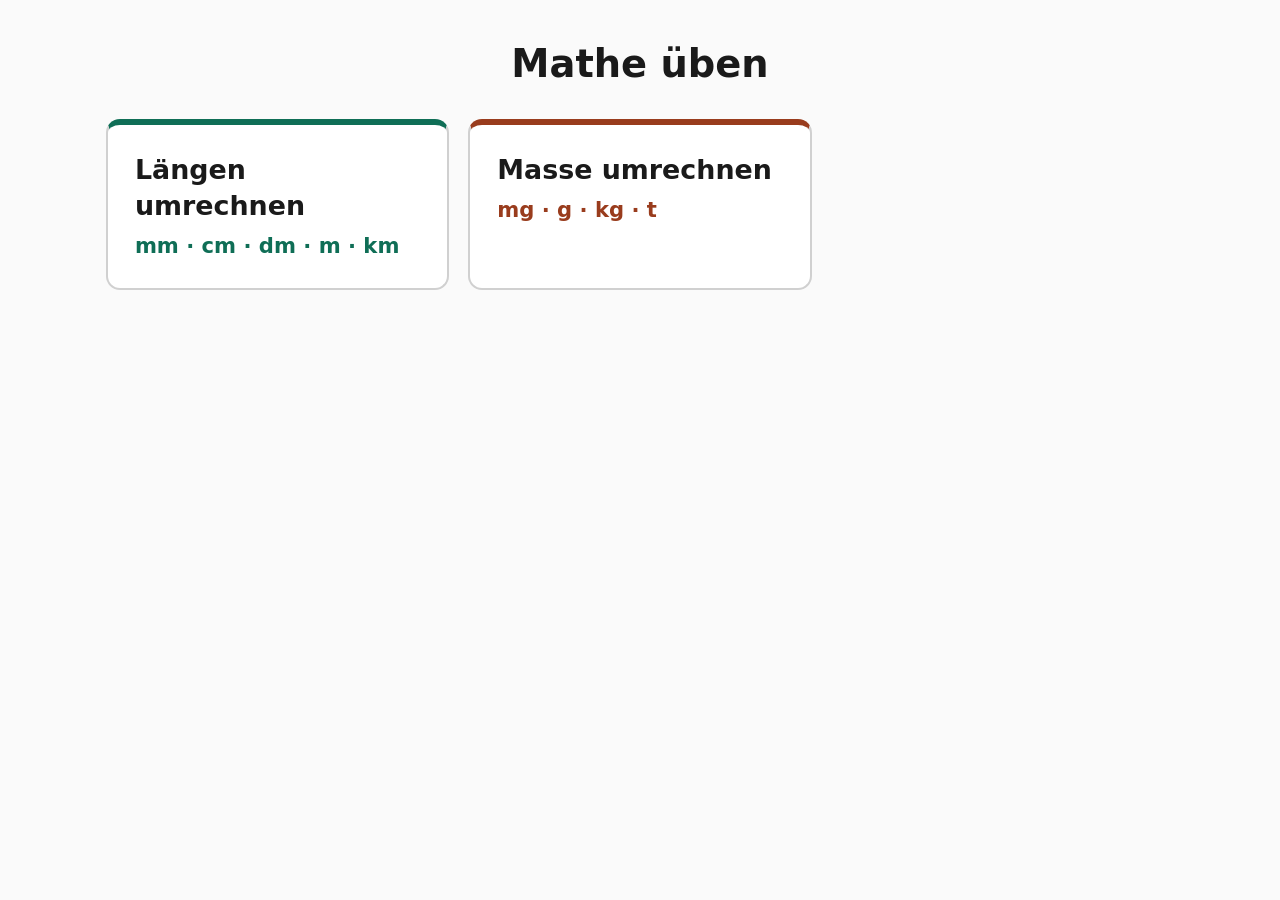
<file: index.html>
<!DOCTYPE html>
<html lang="de">
<head>
<meta charset="utf-8">
<meta name="viewport" content="width=device-width, initial-scale=1">
<title>Mathe üben</title>
<link rel="stylesheet" href="vorlage/design.css">
</head>
<body>
<main class="start">
  <h1>Mathe üben</h1>
  <div class="kacheln" id="kacheln"></div>
</main>

<script src="themen/liste.js"></script>
<script>
  // Jede Übung aus themen/liste.js laden und ihre Daten sammeln
  window.KACHELN = [];
  window.UEBUNGEN.forEach(function (id) {
    document.write('<script src="themen/' + id + '.js"><\/script>' +
                   '<script>KACHELN.push(window.THEMA);<\/script>');
  });
</script>
<script>
  // Kacheln zeichnen, jede in der Farbe ihrer Übung
  KACHELN.forEach(function (t) {
    var a = document.createElement("a");
    a.className = "kachel";
    a.href = t.id + "/";
    if (t.farbe) a.style.setProperty("--akzent", t.farbe);
    var b = document.createElement("b");
    b.textContent = t.titel;
    a.appendChild(b);
    if (t.untertitel) {
      var s = document.createElement("span");
      s.textContent = t.untertitel;
      a.appendChild(s);
    }
    document.getElementById("kacheln").appendChild(a);
  });
</script>
</body>
</html>
</file>
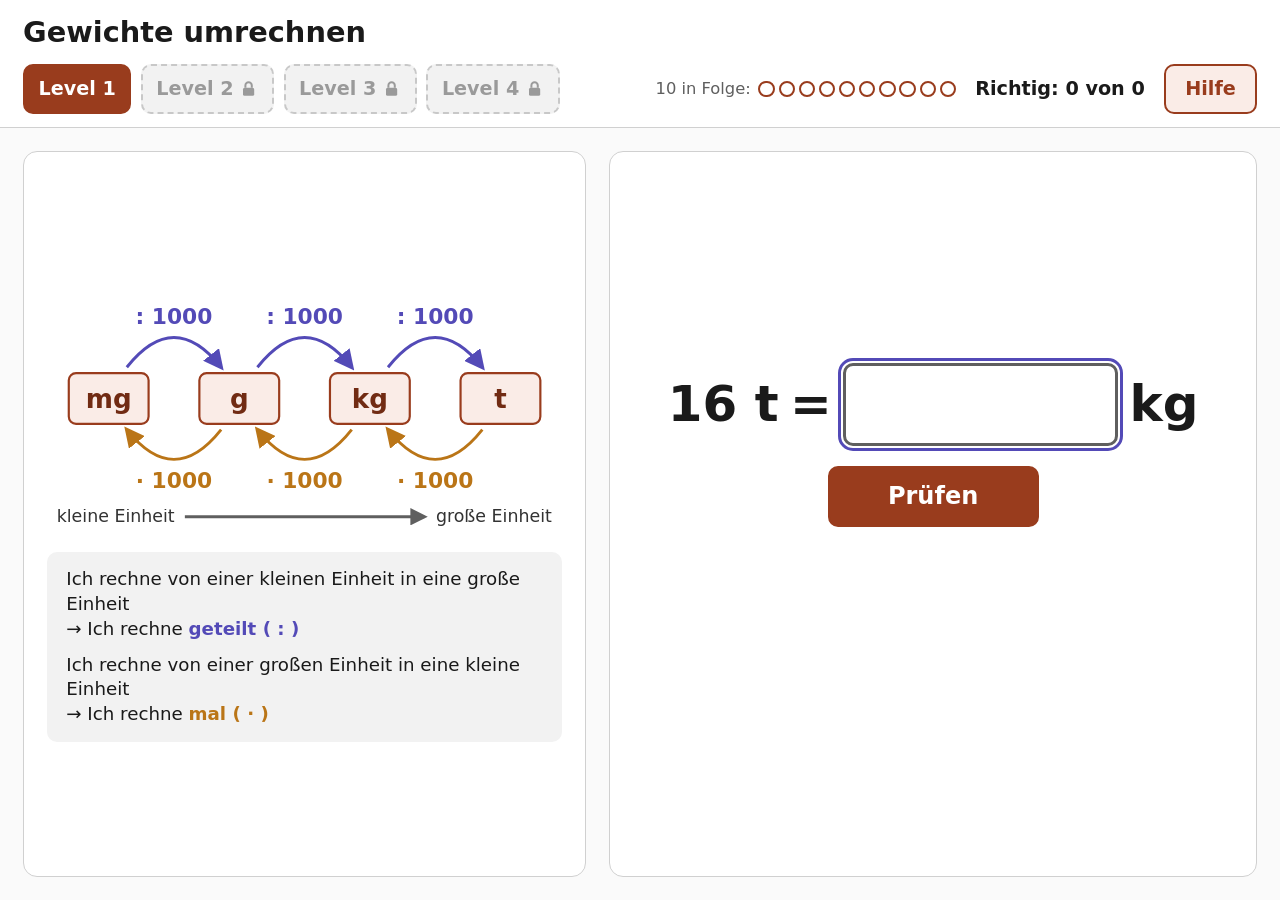
<file: gewichte/index.html>
<!DOCTYPE html>
<html lang="de">
<head>
<meta charset="utf-8">
<meta name="viewport" content="width=device-width, initial-scale=1">
<title>Gewichte umrechnen</title>
<link rel="stylesheet" href="../vorlage/design.css">
</head>
<body>
<noscript>Bitte JavaScript einschalten.</noscript>
<script src="../themen/gewichte.js"></script>
<script src="../vorlage/uebung.js"></script>
</body>
</html>
</file>
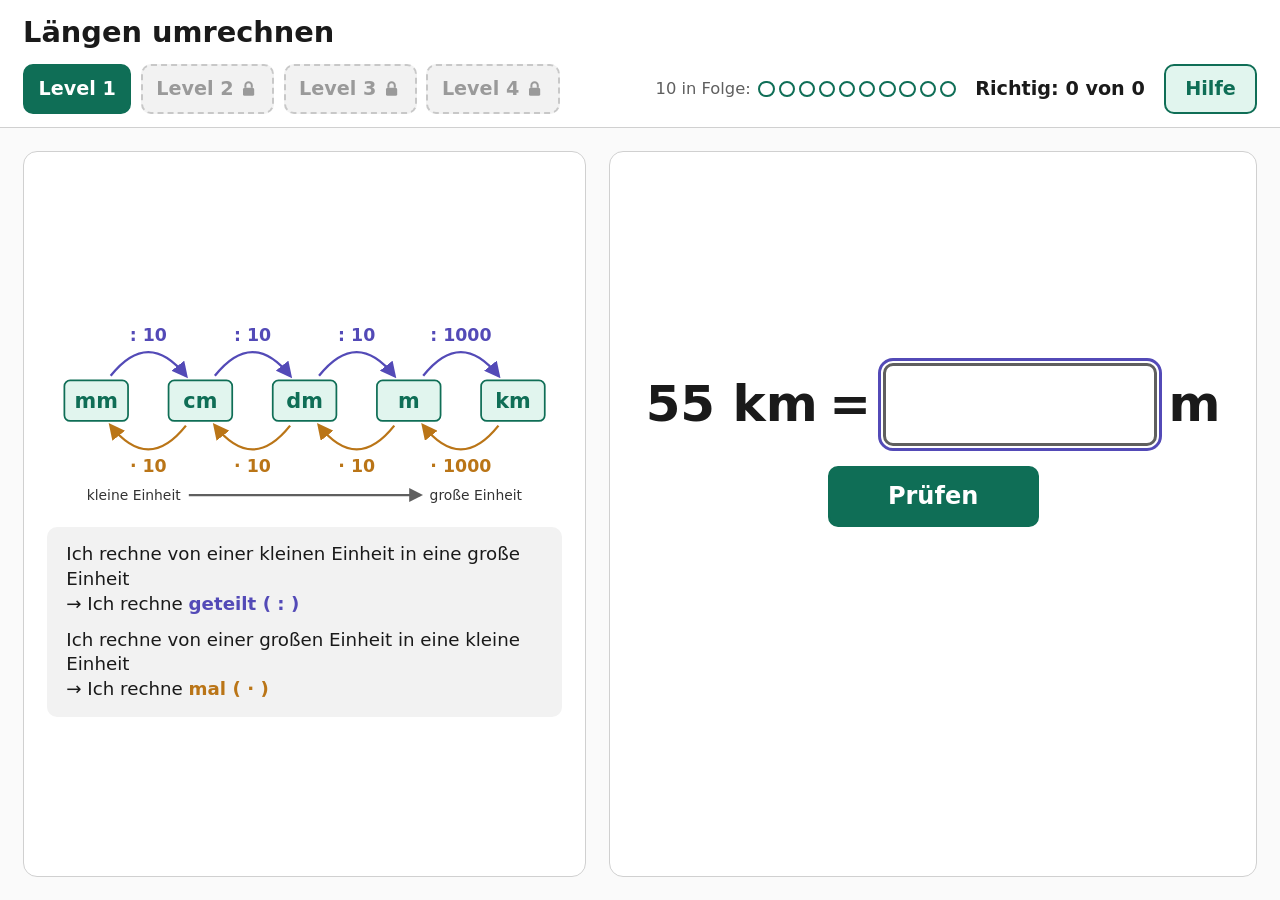
<file: laengen/index.html>
<!DOCTYPE html>
<html lang="de">
<head>
<meta charset="utf-8">
<meta name="viewport" content="width=device-width, initial-scale=1">
<title>Längen umrechnen</title>
<link rel="stylesheet" href="../vorlage/design.css">
</head>
<body>
<noscript>Bitte JavaScript einschalten.</noscript>
<script src="../themen/laengen.js"></script>
<script src="../vorlage/uebung.js"></script>
</body>
</html>
</file>
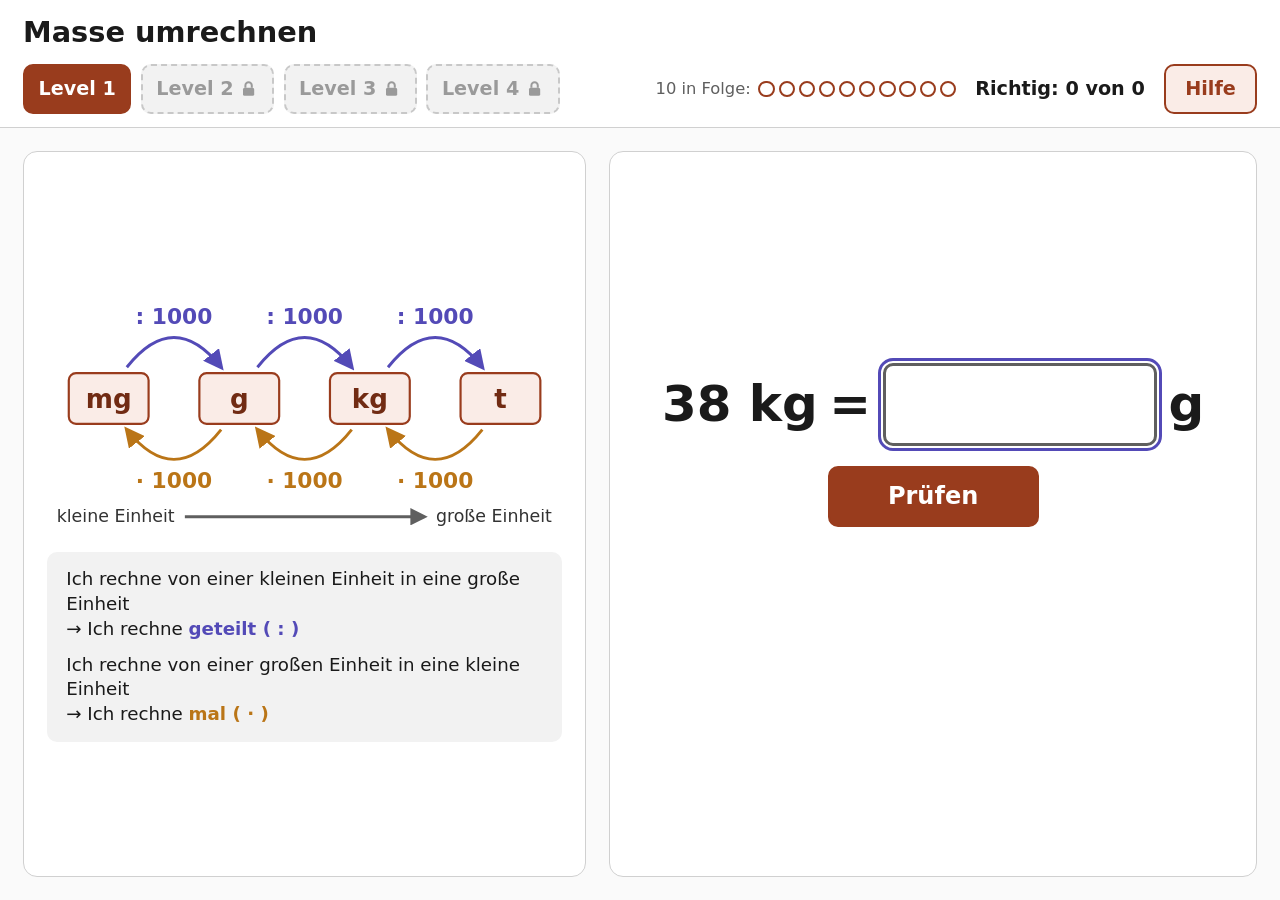
<file: masse/index.html>
<!DOCTYPE html>
<html lang="de">
<head>
<meta charset="utf-8">
<meta name="viewport" content="width=device-width, initial-scale=1">
<title>Masse umrechnen</title>
<link rel="stylesheet" href="../vorlage/design.css">
</head>
<body>
<noscript>Bitte JavaScript einschalten.</noscript>
<script src="../themen/masse.js"></script>
<script src="../vorlage/uebung.js"></script>
</body>
</html>
</file>
<file: vorlage/design.css>
/* =============================================================
   Gemeinsames Design für alle Übungen.
   Änderungen hier gelten für jedes Thema.
   ============================================================= */

:root {
  --lila: #534AB7;
  --orange: #BA7517;
  /* Akzentfarbe: wird pro Übung gesetzt (farbe in themen/*.js) */
  --akzent: #0F6E56;
  --akzent-hell: #E1F5EE;
  --text: #1a1a1a;
  --grau: #5f5f5f;
  --grau-hell: #f2f2f2;
  --linie: #d0d0d0;
  --hintergrund: #fafafa;
}

* { box-sizing: border-box; }
[hidden] { display: none !important; }

/* Schrift wächst mit dem Bildschirm (Laptop bis Beamer) */
html {
  height: 100%;
  font-size: clamp(15px, min(1.5vw, 2.45vh), 26px);
}

body {
  margin: 0;
  height: 100%;
  display: flex;
  flex-direction: column;
  background: var(--hintergrund);
  color: var(--text);
  font-family: system-ui, -apple-system, "Segoe UI", Roboto, Arial, sans-serif;
  line-height: 1.35;
}

button {
  font: inherit;
  cursor: pointer;
  border-radius: 10px;
  min-height: 2.6rem;
  padding: 0.3rem 1rem;
  border: 2px solid var(--grau);
  background: #fff;
  color: var(--text);
}
button:focus-visible, input:focus-visible, a:focus-visible {
  outline: 3px solid var(--lila);
  outline-offset: 2px;
}
.primaer {
  background: var(--akzent);
  border-color: var(--akzent);
  color: #fff;
  font-weight: 700;
}

/* ---------- Kopfzeile ---------- */

.kopf {
  display: flex;
  flex-wrap: wrap;
  align-items: center;
  gap: 0.6rem 1rem;
  padding: 0.7rem 1.2rem;
  background: #fff;
  border-bottom: 1px solid var(--linie);
}
/* Zeile 1: Titel. Zeile 2: links Level, rechts Fortschritt und Hilfe */
.kopf h1 {
  width: 100%;
  margin: 0;
  font-size: 1.5rem;
}
.level-reihe {
  display: flex;
  gap: 0.5rem;
}
.level-knopf {
  display: inline-flex;
  align-items: center;
  gap: 0.3rem;
  padding: 0.3rem 0.7rem;
  font-weight: 700;
  white-space: nowrap;
}
.level-knopf[aria-pressed="true"] {
  background: var(--akzent);
  border-color: var(--akzent);
  color: #fff;
}
.level-knopf:disabled {
  cursor: not-allowed;
  color: #9a9a9a;
  border-color: #c8c8c8;
  border-style: dashed;
  background: var(--grau-hell);
}
.level-knopf svg { width: 1rem; height: 1rem; }

.kopf-rechts {
  margin-left: auto;
  display: flex;
  flex-wrap: wrap;
  align-items: center;
  gap: 0.6rem 1rem;
}
.serie {
  display: flex;
  align-items: center;
  gap: 0.4rem;
  color: var(--grau);
  font-size: 0.85rem;
}
.punkte-reihe { display: flex; gap: 0.2rem; }
.punkt {
  width: 0.85rem;
  height: 0.85rem;
  border-radius: 50%;
  border: 2px solid var(--akzent);
  background: #fff;
}
.punkt.voll { background: var(--akzent); }
.punkte-zahl { font-weight: 700; color: var(--akzent); }
.stand { font-weight: 700; }
#hilfeKnopf { font-weight: 700; }
#hilfeKnopf[aria-pressed="true"] {
  background: var(--akzent-hell);
  border-color: var(--akzent);
  color: var(--akzent);
}

/* ---------- Inhalt: zwei Spalten ---------- */

.inhalt {
  flex: 1;
  min-height: 0;
  width: 100%;
  max-width: 1600px;
  margin: 0 auto;
  padding: 1.2rem;
  display: grid;
  grid-template-columns: minmax(0, 1fr) minmax(0, 1.15fr);
  gap: 1.2rem;
}
.inhalt.ohne-hilfe { grid-template-columns: minmax(0, 1fr); }
.inhalt.ohne-hilfe .hilfe { display: none; }

.karte {
  min-height: 0;
  overflow: auto;
  background: #fff;
  border: 1px solid var(--linie);
  border-radius: 14px;
  padding: 1.2rem;
}

/* Hilfe */
.hilfe {
  display: flex;
  flex-direction: column;
  justify-content: center;
  gap: 1rem;
}
.hilfe svg {
  display: block;
  width: 100%;
  height: auto;
  max-height: 42vh;
}
.merksatz {
  padding: 0.8rem 1rem;
  background: var(--grau-hell);
  border-radius: 10px;
  font-size: 0.95rem;
}
.merksatz p { margin: 0; }
.merksatz p + p { margin-top: 0.6rem; }
.lila { color: var(--lila); font-weight: 700; }
.orange { color: var(--orange); font-weight: 700; }

/* Aufgabe */
.aufgabe-karte {
  display: flex;
  flex-direction: column;
  justify-content: center;
  gap: 1rem;
}
.aufgabe {
  display: flex;
  flex-wrap: wrap;
  align-items: center;
  justify-content: center;
  gap: 0.6rem;
  font-size: 2.6rem;
  font-weight: 700;
}
.wort { white-space: nowrap; }
#eingabe {
  font: inherit;
  width: 5.5em;
  padding: 0.1em 0.3em;
  text-align: center;
  border: 3px solid var(--grau);
  border-radius: 10px;
  background: #fff;
  color: var(--text);
}
#eingabe[readonly] { background: var(--grau-hell); }

.knopf-reihe { display: flex; justify-content: center; }
#pruefKnopf {
  min-width: 11rem;
  min-height: 3.2rem;
  font-size: 1.25rem;
}

/* Mehrfachauswahl */
.mc-hinweis {
  margin: -0.4rem 0 0.8rem;
  text-align: center;
  color: var(--grau);
}
.mc-liste {
  display: grid;
  grid-template-columns: 1fr 1fr;
  gap: 0.6rem;
}
.mc-option {
  display: flex;
  align-items: center;
  gap: 0.7rem;
  min-height: 3.4rem;
  padding: 0.5rem 0.9rem;
  border: 2px solid var(--linie);
  border-radius: 12px;
  background: var(--grau-hell);
  font-size: 1.4rem;
  font-weight: 700;
  cursor: pointer;
}
.mc-option input {
  flex: none;
  width: 1.4rem;
  height: 1.4rem;
  margin: 0;
  accent-color: var(--akzent);
  cursor: pointer;
}
.mc-option.gewaehlt { border-color: var(--akzent); background: #fff; }
.mc-option .zeichen { margin-left: auto; }
.mc-option.wahr { border-color: var(--akzent); background: var(--akzent-hell); }
.mc-option.wahr .zeichen { color: var(--akzent); }
.mc-option.unwahr { color: var(--grau); }
.mc-option.geprueft { cursor: default; }

/* Rückmeldung: feste Mindesthöhe, damit nichts springt */
#rueckmeldung {
  min-height: 6.2rem;
  display: flex;
  flex-direction: column;
  justify-content: center;
  padding: 0.6rem 1rem;
  border: 2px solid transparent;
  border-radius: 10px;
  font-size: 1.15rem;
  text-align: center;
}
#rueckmeldung.richtig {
  background: var(--akzent-hell);
  border-color: var(--akzent);
  color: var(--akzent);
  font-weight: 700;
  font-size: 1.6rem;
}
#rueckmeldung.falsch {
  background: var(--grau-hell);
  border-color: var(--linie);
}
#rueckmeldung.hinweis { color: var(--grau); }
.rechnung {
  display: block;
  margin-top: 0.3rem;
  font-size: 1.3rem;
  font-weight: 700;
}

/* ---------- Erfolg: Fenster über der Seite ---------- */

.erfolg-hintergrund {
  position: fixed;
  inset: 0;
  display: flex;
  align-items: center;
  justify-content: center;
  padding: 16px;
  background: rgba(0, 0, 0, 0.35);
}
.erfolg-fenster {
  max-width: 34rem;
  padding: 2rem;
  border: 3px solid var(--akzent);
  border-radius: 16px;
  background: var(--akzent-hell);
  color: var(--akzent);
  text-align: center;
  font-size: 1.6rem;
  font-weight: 700;
}
.erfolg-fenster p { margin: 0 0 1.2rem; }
.erfolg-knoepfe {
  display: flex;
  flex-wrap: wrap;
  justify-content: center;
  gap: 0.8rem;
  font-size: 1.1rem;
}
.erfolg-knoepfe button { min-height: 3rem; }

/* ---------- Startseite ---------- */

.start {
  width: 100%;
  max-width: 1100px;
  margin: 0 auto;
  padding: 2rem 16px;
}
.start h1 { margin: 0 0 1.5rem; font-size: 2rem; text-align: center; }
.kacheln {
  display: grid;
  grid-template-columns: repeat(auto-fill, minmax(15rem, 1fr));
  gap: 1rem;
}
.kachel {
  display: block;
  padding: 1.4rem;
  background: #fff;
  border: 2px solid var(--linie);
  border-radius: 14px;
  color: var(--text);
  text-decoration: none;
}
.kachel { border-top: 6px solid var(--akzent); }
.kachel:hover { border-color: var(--akzent); }
.kachel b { display: block; font-size: 1.4rem; margin-bottom: 0.4rem; }
.kachel span { color: var(--akzent); font-weight: 700; font-size: 1.1rem; }

/* ---------- Handy und Hochformat: untereinander, Scrollen erlaubt ---------- */

@media (max-width: 860px), (max-aspect-ratio: 1/1) {
  html { font-size: 18px; }
  body { height: auto; min-height: 100%; }
  .kopf { padding: 0.6rem 16px; }
  .kopf h1 { font-size: 1.4rem; }
  .kopf-rechts { margin-left: 0; }
  .inhalt {
    grid-template-columns: minmax(0, 1fr);
    padding: 16px;
    gap: 16px;
  }
  .karte { overflow: visible; padding: 16px; }
  .aufgabe-karte { order: -1; }
  .hilfe svg { max-height: none; }
  .aufgabe { font-size: clamp(1.6rem, 7.5vw, 2.6rem); gap: 0.4rem; }
  #eingabe { width: 4.2em; }
  .level-reihe { width: 100%; display: grid; grid-template-columns: repeat(auto-fit, minmax(3.8rem, 1fr)); gap: 0.4rem; }
  .level-knopf { justify-content: center; gap: 0.15rem; padding: 0.3rem 0.1rem; font-size: 0.9rem; }
  .level-knopf svg { width: 0.8rem; height: 0.8rem; }
  .mc-liste { grid-template-columns: 1fr; }
  .mc-option { font-size: 1.3rem; }
  .rechnung { font-size: 1.15rem; }
}
</file>
